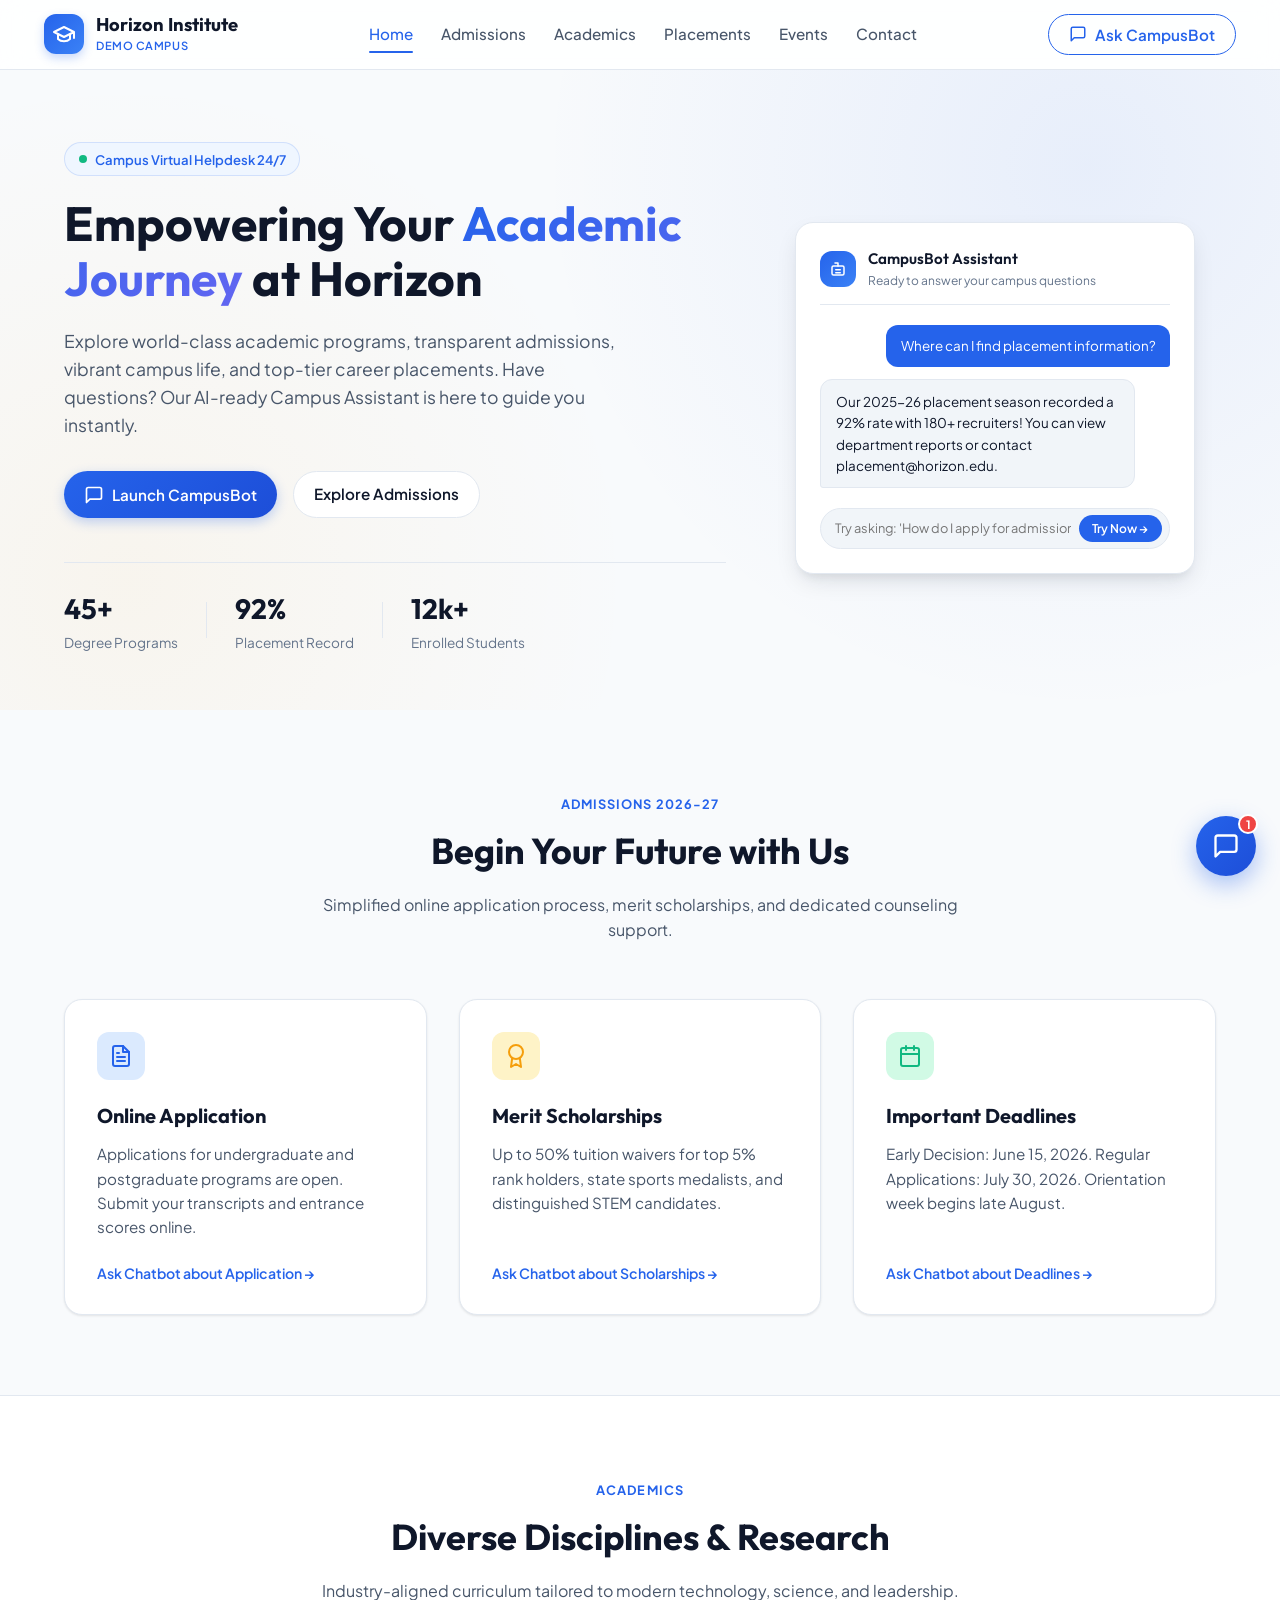
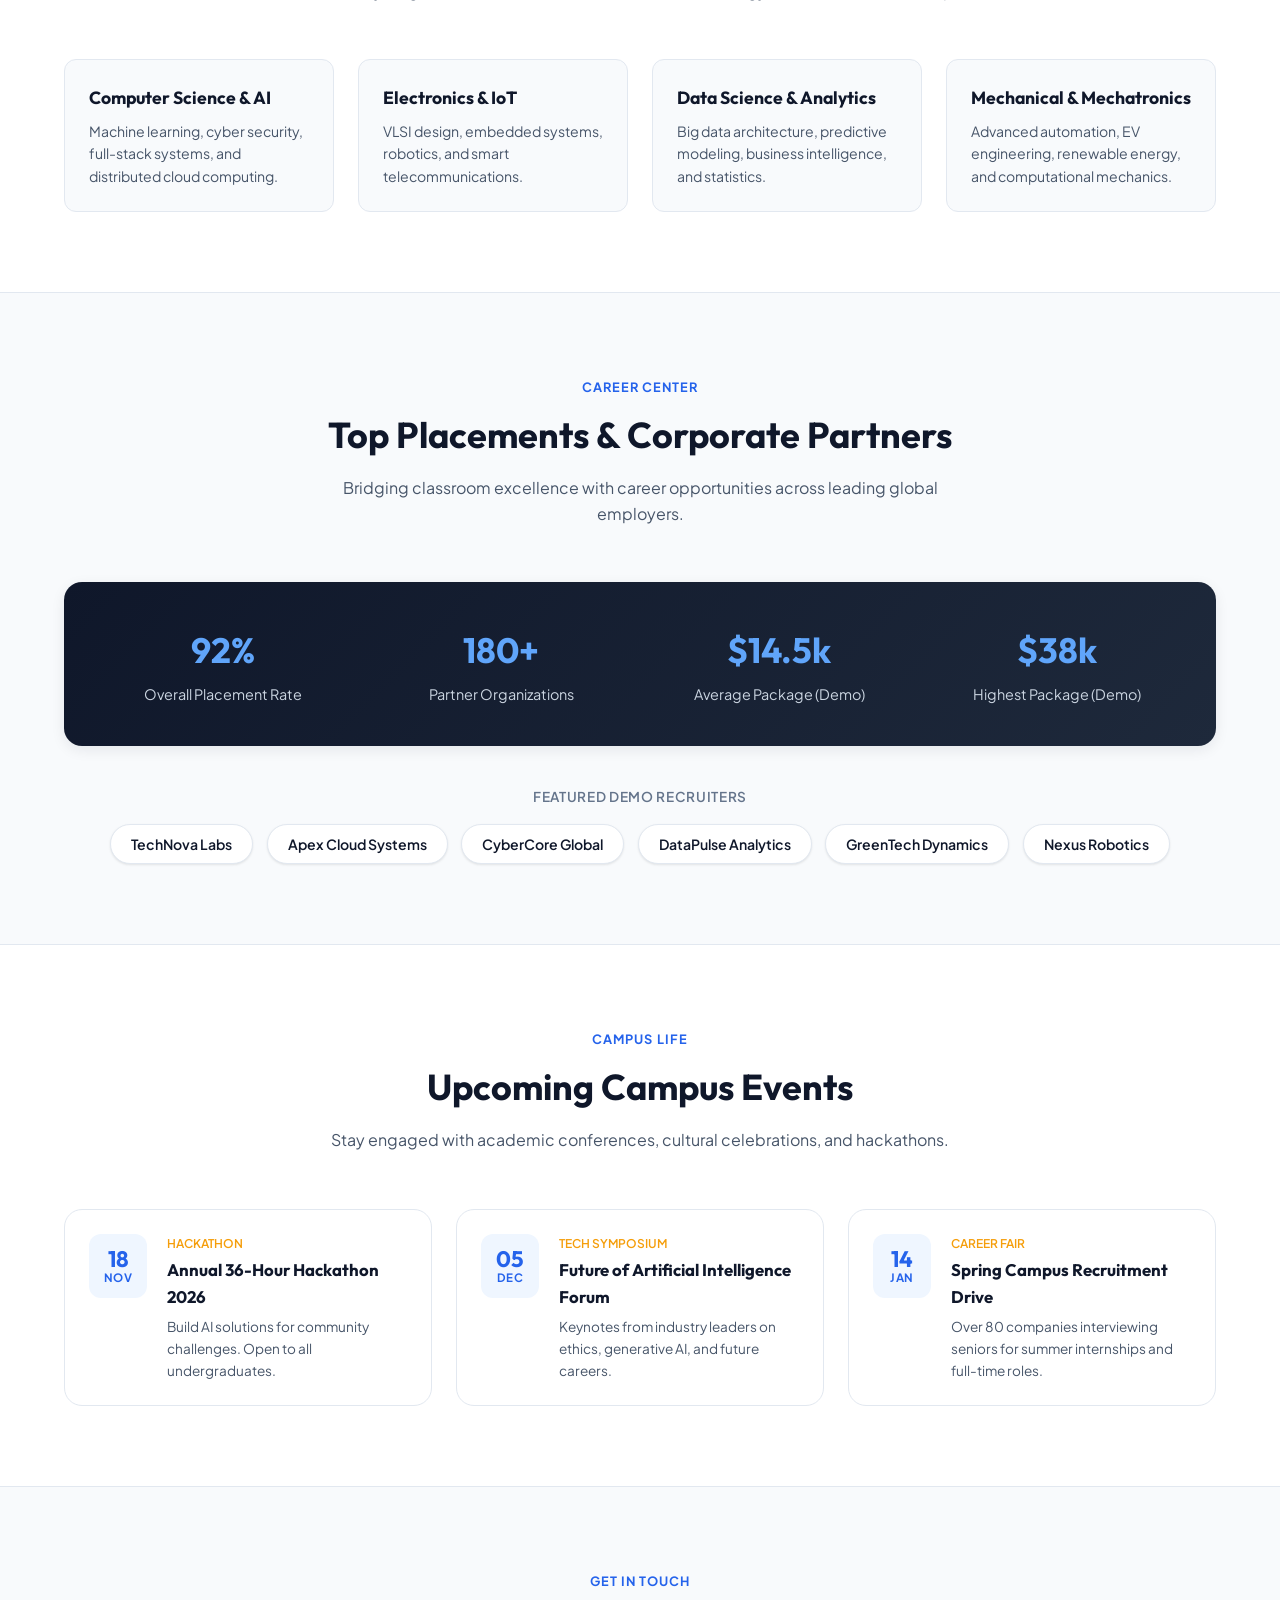
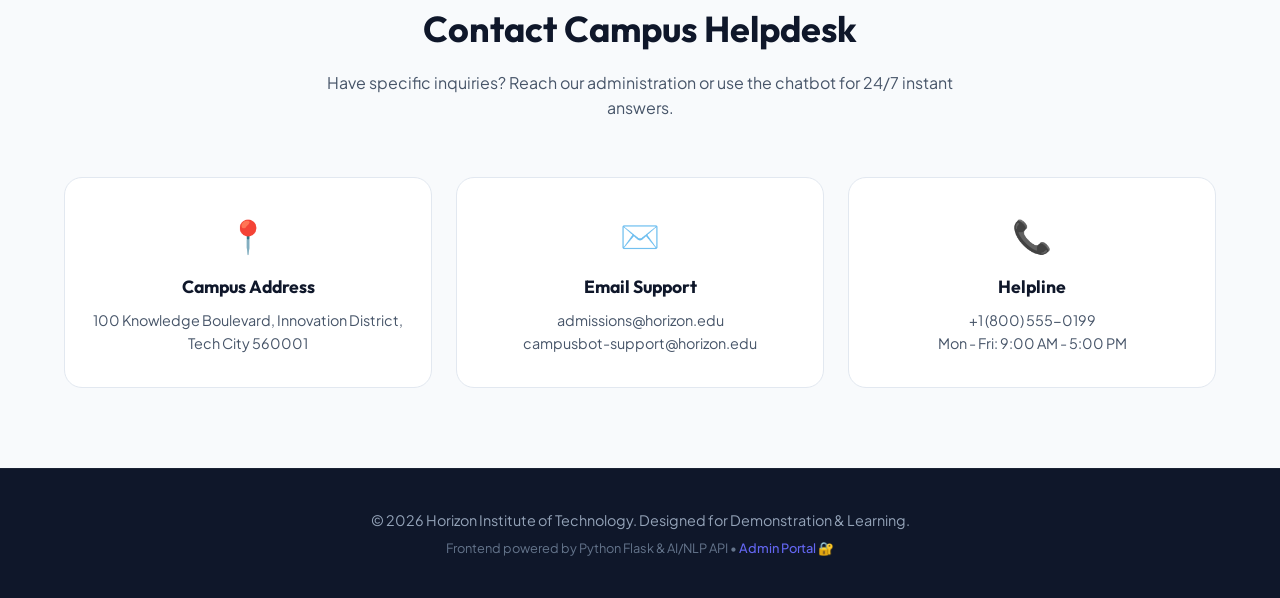
<file: index.html>
<!DOCTYPE html>
<html lang="en">
<head>
  <meta charset="UTF-8">
  <meta name="viewport" content="width=device-width, initial-scale=1.0">
  <title>Horizon Institute of Technology | Campus Portal & Assistant</title>
  <meta name="description" content="Official demo portal for Horizon Institute of Technology featuring an AI-ready campus assistance chatbot.">
  
  <!-- Google Fonts for modern, premium typography -->
  <link rel="preconnect" href="https://fonts.googleapis.com">
  <link rel="preconnect" href="https://fonts.gstatic.com" crossorigin>
  <link href="https://fonts.googleapis.com/css2?family=Outfit:wght@400;500;600;700&family=Plus+Jakarta+Sans:wght@400;500;600&display=swap" rel="stylesheet">
  
  <!-- Main Stylesheet -->
  <link rel="stylesheet" href="style.css">
</head>
<body>

  <!-- ================================================================= -->
  <!-- 1. NAVIGATION BAR                                                 -->
  <!-- ================================================================= -->
  <header class="site-header" id="top">
    <div class="nav-container">
      <a href="#home" class="brand-logo" aria-label="Campus Portal Home">
        <div class="brand-icon">
          <svg viewBox="0 0 24 24" width="24" height="24" fill="none" stroke="currentColor" stroke-width="2" stroke-linecap="round" stroke-linejoin="round">
            <path d="M22 10v6M2 10l10-5 10 5-10 5z"/>
            <path d="M6 12v5c3 3 9 3 12 0v-5"/>
          </svg>
        </div>
        <div class="brand-text">
          <span class="brand-name">Horizon Institute</span>
          <span class="brand-badge">Demo Campus</span>
        </div>
      </a>

      <!-- Desktop Navigation Links -->
      <nav class="nav-links" id="nav-links">
        <a href="#home" class="nav-link active">Home</a>
        <a href="#admissions" class="nav-link">Admissions</a>
        <a href="#academics" class="nav-link">Academics</a>
        <a href="#placements" class="nav-link">Placements</a>
        <a href="#events" class="nav-link">Events</a>
        <a href="#contact" class="nav-link">Contact</a>
      </nav>

      <!-- Quick Action: Chat Launcher in Header -->
      <div class="nav-actions">
        <button id="header-chat-btn" class="btn btn-outline" aria-label="Open Chatbot">
          <svg viewBox="0 0 24 24" width="18" height="18" fill="none" stroke="currentColor" stroke-width="2" stroke-linecap="round" stroke-linejoin="round">
            <path d="M21 15a2 2 0 0 1-2 2H7l-4 4V5a2 2 0 0 1 2-2h14a2 2 0 0 1 2 2z"/>
          </svg>
          <span>Ask CampusBot</span>
        </button>

        <!-- Mobile Menu Toggle Button -->
        <button id="mobile-menu-toggle" class="mobile-toggle" aria-label="Toggle navigation menu" aria-expanded="false">
          <span class="bar"></span>
          <span class="bar"></span>
          <span class="bar"></span>
        </button>
      </div>
    </div>
  </header>

  <main>
    <!-- ================================================================= -->
    <!-- 2. HERO / WELCOME SECTION                                         -->
    <!-- ================================================================= -->
    <section class="hero-section" id="home">
      <div class="container hero-grid">
        <div class="hero-content">
          <div class="pill-tag">
            <span class="pulse-dot"></span>
            Campus Virtual Helpdesk 24/7
          </div>
          <h1 class="hero-title">
            Empowering Your <span class="gradient-text">Academic Journey</span> at Horizon
          </h1>
          <p class="hero-description">
            Explore world-class academic programs, transparent admissions, vibrant campus life, and top-tier career placements. Have questions? Our AI-ready Campus Assistant is here to guide you instantly.
          </p>

          <div class="hero-buttons">
            <button id="hero-chat-trigger" class="btn btn-primary">
              <svg viewBox="0 0 24 24" width="20" height="20" fill="none" stroke="currentColor" stroke-width="2" stroke-linecap="round" stroke-linejoin="round">
                <path d="M21 15a2 2 0 0 1-2 2H7l-4 4V5a2 2 0 0 1 2-2h14a2 2 0 0 1 2 2z"/>
              </svg>
              <span>Launch CampusBot</span>
            </button>
            <a href="#admissions" class="btn btn-secondary">Explore Admissions</a>
          </div>

          <!-- Quick Stats Banner -->
          <div class="hero-stats">
            <div class="stat-item">
              <span class="stat-number">45+</span>
              <span class="stat-label">Degree Programs</span>
            </div>
            <div class="stat-divider"></div>
            <div class="stat-item">
              <span class="stat-number">92%</span>
              <span class="stat-label">Placement Record</span>
            </div>
            <div class="stat-divider"></div>
            <div class="stat-item">
              <span class="stat-number">12k+</span>
              <span class="stat-label">Enrolled Students</span>
            </div>
          </div>
        </div>

        <!-- Assistant Feature Preview Card -->
        <div class="hero-preview">
          <div class="preview-card">
            <div class="preview-header">
              <div class="bot-avatar-sm">
                <svg viewBox="0 0 24 24" width="18" height="18" fill="none" stroke="currentColor" stroke-width="2" stroke-linecap="round" stroke-linejoin="round">
                  <path d="M12 8V4H8"/>
                  <rect x="4" y="8" width="16" height="12" rx="2"/>
                  <path d="M9 13h6"/>
                  <path d="M9 17h6"/>
                </svg>
              </div>
              <div>
                <p class="preview-title">CampusBot Assistant</p>
                <p class="preview-subtitle">Ready to answer your campus questions</p>
              </div>
            </div>

            <div class="preview-sample-messages">
              <div class="sample-msg user">
                <span>Where can I find placement information?</span>
              </div>
              <div class="sample-msg bot">
                <span>Our 2025-26 placement season recorded a 92% rate with 180+ recruiters! You can view department reports or contact placement@horizon.edu.</span>
              </div>
            </div>

            <div class="preview-prompt-bar">
              <input type="text" placeholder="Try asking: 'How do I apply for admission?'" readonly>
              <button class="preview-send-btn" id="preview-open-chat" title="Click to open chatbot">
                Try Now &rarr;
              </button>
            </div>
          </div>
        </div>
      </div>
    </section>

    <!-- ================================================================= -->
    <!-- 3. ADMISSIONS SECTION                                             -->
    <!-- ================================================================= -->
    <section class="section" id="admissions">
      <div class="container">
        <div class="section-header">
          <span class="section-tag">Admissions 2026-27</span>
          <h2 class="section-title">Begin Your Future with Us</h2>
          <p class="section-subtitle">Simplified online application process, merit scholarships, and dedicated counseling support.</p>
        </div>

        <div class="cards-grid">
          <div class="info-card">
            <div class="card-icon blue">
              <svg viewBox="0 0 24 24" width="24" height="24" fill="none" stroke="currentColor" stroke-width="2" stroke-linecap="round" stroke-linejoin="round">
                <path d="M14 2H6a2 2 0 0 0-2 2v16a2 2 0 0 0 2 2h12a2 2 0 0 0 2-2V8z"/>
                <polyline points="14 2 14 8 20 8"/>
                <line x1="16" y1="13" x2="8" y2="13"/>
                <line x1="16" y1="17" x2="8" y2="17"/>
                <polyline points="10 9 9 9 8 9"/>
              </svg>
            </div>
            <h3>Online Application</h3>
            <p>Applications for undergraduate and postgraduate programs are open. Submit your transcripts and entrance scores online.</p>
            <button class="card-link" onclick="handleQuickQuestion('How can I apply for admission?')">Ask Chatbot about Application &rarr;</button>
          </div>

          <div class="info-card">
            <div class="card-icon amber">
              <svg viewBox="0 0 24 24" width="24" height="24" fill="none" stroke="currentColor" stroke-width="2" stroke-linecap="round" stroke-linejoin="round">
                <circle cx="12" cy="8" r="7"/>
                <polyline points="8.21 13.89 7 23 12 20 17 23 15.79 13.88"/>
              </svg>
            </div>
            <h3>Merit Scholarships</h3>
            <p>Up to 50% tuition waivers for top 5% rank holders, state sports medalists, and distinguished STEM candidates.</p>
            <button class="card-link" onclick="handleQuickQuestion('What scholarships are available?')">Ask Chatbot about Scholarships &rarr;</button>
          </div>

          <div class="info-card">
            <div class="card-icon emerald">
              <svg viewBox="0 0 24 24" width="24" height="24" fill="none" stroke="currentColor" stroke-width="2" stroke-linecap="round" stroke-linejoin="round">
                <rect x="3" y="4" width="18" height="18" rx="2" ry="2"/>
                <line x1="16" y1="2" x2="16" y2="6"/>
                <line x1="8" y1="2" x2="8" y2="6"/>
                <line x1="3" y1="10" x2="21" y2="10"/>
              </svg>
            </div>
            <h3>Important Deadlines</h3>
            <p>Early Decision: June 15, 2026. Regular Applications: July 30, 2026. Orientation week begins late August.</p>
            <button class="card-link" onclick="handleQuickQuestion('What are the admission deadlines?')">Ask Chatbot about Deadlines &rarr;</button>
          </div>
        </div>
      </div>
    </section>

    <!-- ================================================================= -->
    <!-- 4. ACADEMICS SECTION                                              -->
    <!-- ================================================================= -->
    <section class="section section-alt" id="academics">
      <div class="container">
        <div class="section-header">
          <span class="section-tag">Academics</span>
          <h2 class="section-title">Diverse Disciplines & Research</h2>
          <p class="section-subtitle">Industry-aligned curriculum tailored to modern technology, science, and leadership.</p>
        </div>

        <div class="programs-grid">
          <div class="program-badge-card">
            <h4>Computer Science & AI</h4>
            <p>Machine learning, cyber security, full-stack systems, and distributed cloud computing.</p>
          </div>
          <div class="program-badge-card">
            <h4>Electronics & IoT</h4>
            <p>VLSI design, embedded systems, robotics, and smart telecommunications.</p>
          </div>
          <div class="program-badge-card">
            <h4>Data Science & Analytics</h4>
            <p>Big data architecture, predictive modeling, business intelligence, and statistics.</p>
          </div>
          <div class="program-badge-card">
            <h4>Mechanical & Mechatronics</h4>
            <p>Advanced automation, EV engineering, renewable energy, and computational mechanics.</p>
          </div>
        </div>
      </div>
    </section>

    <!-- ================================================================= -->
    <!-- 5. PLACEMENTS SECTION                                             -->
    <!-- ================================================================= -->
    <section class="section" id="placements">
      <div class="container">
        <div class="section-header">
          <span class="section-tag">Career Center</span>
          <h2 class="section-title">Top Placements & Corporate Partners</h2>
          <p class="section-subtitle">Bridging classroom excellence with career opportunities across leading global employers.</p>
        </div>

        <div class="placement-banner">
          <div class="placement-stat">
            <h3>92%</h3>
            <p>Overall Placement Rate</p>
          </div>
          <div class="placement-stat">
            <h3>180+</h3>
            <p>Partner Organizations</p>
          </div>
          <div class="placement-stat">
            <h3>$14.5k</h3>
            <p>Average Package (Demo)</p>
          </div>
          <div class="placement-stat">
            <h3>$38k</h3>
            <p>Highest Package (Demo)</p>
          </div>
        </div>

        <div class="recruiters-wrapper">
          <p class="recruiters-label">Featured Demo Recruiters</p>
          <div class="recruiters-list">
            <span class="recruiter-tag">TechNova Labs</span>
            <span class="recruiter-tag">Apex Cloud Systems</span>
            <span class="recruiter-tag">CyberCore Global</span>
            <span class="recruiter-tag">DataPulse Analytics</span>
            <span class="recruiter-tag">GreenTech Dynamics</span>
            <span class="recruiter-tag">Nexus Robotics</span>
          </div>
        </div>
      </div>
    </section>

    <!-- ================================================================= -->
    <!-- 6. EVENTS & CAMPUS LIFE SECTION                                   -->
    <!-- ================================================================= -->
    <section class="section section-alt" id="events">
      <div class="container">
        <div class="section-header">
          <span class="section-tag">Campus Life</span>
          <h2 class="section-title">Upcoming Campus Events</h2>
          <p class="section-subtitle">Stay engaged with academic conferences, cultural celebrations, and hackathons.</p>
        </div>

        <div class="events-grid">
          <article class="event-card">
            <div class="event-date">
              <span class="event-day">18</span>
              <span class="event-month">NOV</span>
            </div>
            <div class="event-details">
              <span class="event-type">Hackathon</span>
              <h3>Annual 36-Hour Hackathon 2026</h3>
              <p>Build AI solutions for community challenges. Open to all undergraduates.</p>
            </div>
          </article>

          <article class="event-card">
            <div class="event-date">
              <span class="event-day">05</span>
              <span class="event-month">DEC</span>
            </div>
            <div class="event-details">
              <span class="event-type">Tech Symposium</span>
              <h3>Future of Artificial Intelligence Forum</h3>
              <p>Keynotes from industry leaders on ethics, generative AI, and future careers.</p>
            </div>
          </article>

          <article class="event-card">
            <div class="event-date">
              <span class="event-day">14</span>
              <span class="event-month">JAN</span>
            </div>
            <div class="event-details">
              <span class="event-type">Career Fair</span>
              <h3>Spring Campus Recruitment Drive</h3>
              <p>Over 80 companies interviewing seniors for summer internships and full-time roles.</p>
            </div>
          </article>
        </div>
      </div>
    </section>

    <!-- ================================================================= -->
    <!-- 7. CONTACT SECTION                                                -->
    <!-- ================================================================= -->
    <section class="section" id="contact">
      <div class="container">
        <div class="section-header">
          <span class="section-tag">Get In Touch</span>
          <h2 class="section-title">Contact Campus Helpdesk</h2>
          <p class="section-subtitle">Have specific inquiries? Reach our administration or use the chatbot for 24/7 instant answers.</p>
        </div>

        <div class="contact-grid">
          <div class="contact-card">
            <div class="contact-icon">📍</div>
            <h4>Campus Address</h4>
            <p>100 Knowledge Boulevard, Innovation District, Tech City 560001</p>
          </div>
          <div class="contact-card">
            <div class="contact-icon">✉️</div>
            <h4>Email Support</h4>
            <p>admissions@horizon.edu<br>campusbot-support@horizon.edu</p>
          </div>
          <div class="contact-card">
            <div class="contact-icon">📞</div>
            <h4>Helpline</h4>
            <p>+1 (800) 555-0199<br>Mon - Fri: 9:00 AM - 5:00 PM</p>
          </div>
        </div>
      </div>
    </section>
  </main>

  <!-- ================================================================= -->
  <!-- 8. FOOTER                                                         -->
  <!-- ================================================================= -->
  <footer class="site-footer">
    <div class="container footer-content">
      <p>&copy; 2026 Horizon Institute of Technology. Designed for Demonstration & Learning.</p>
      <p class="footer-subtext">Frontend powered by Python Flask & AI/NLP API • <a href="/admin/login" style="color: var(--primary-accent, #6366f1); text-decoration: none; font-weight: 500;">Admin Portal 🔐</a></p>
    </div>
  </footer>

  <!-- ================================================================= -->
  <!-- 9. CAMPUS ASSISTANCE CHATBOT WIDGET                               -->
  <!-- ================================================================= -->
  
  <!-- Floating Launcher Button (Bottom Right) -->
  <button id="chatbot-launcher-btn" class="chatbot-launcher" aria-label="Open Campus Assistance Chatbot" title="Chat with CampusBot">
    <div class="launcher-icon open-icon">
      <svg viewBox="0 0 24 24" width="28" height="28" fill="none" stroke="currentColor" stroke-width="2" stroke-linecap="round" stroke-linejoin="round">
        <path d="M21 15a2 2 0 0 1-2 2H7l-4 4V5a2 2 0 0 1 2-2h14a2 2 0 0 1 2 2z"/>
      </svg>
    </div>
    <div class="launcher-icon close-icon">
      <svg viewBox="0 0 24 24" width="26" height="26" fill="none" stroke="currentColor" stroke-width="2" stroke-linecap="round" stroke-linejoin="round">
        <line x1="18" y1="6" x2="6" y2="18"/>
        <line x1="6" y1="6" x2="18" y2="18"/>
      </svg>
    </div>
    <span class="notification-badge" id="bot-notification-badge">1</span>
  </button>

  <!-- Chatbot Window Modal/Drawer -->
  <aside id="chatbot-window" class="chatbot-window" aria-hidden="true" role="dialog" aria-label="Campus Assistance Chatbot">
    
    <!-- Chat Header -->
    <div class="chat-header">
      <div class="chat-header-info">
        <div class="chat-avatar">
          <svg viewBox="0 0 24 24" width="20" height="20" fill="none" stroke="currentColor" stroke-width="2" stroke-linecap="round" stroke-linejoin="round">
            <path d="M12 8V4H8"/>
            <rect x="4" y="8" width="16" height="12" rx="2"/>
            <path d="M9 13h6"/>
            <path d="M9 17h6"/>
          </svg>
        </div>
        <div>
          <h3 class="chat-header-title">CampusBot</h3>
          <p class="chat-header-status">
            <span class="status-indicator online"></span>
            Online • Ready to assist
          </p>
        </div>
      </div>

      <div class="chat-header-actions">
        <!-- Clear Chat History Button -->
        <button id="chat-clear-btn" class="header-action-btn" title="Clear conversation" aria-label="Clear chat history">
          <svg viewBox="0 0 24 24" width="16" height="16" fill="none" stroke="currentColor" stroke-width="2" stroke-linecap="round" stroke-linejoin="round">
            <polyline points="3 6 5 6 21 6"/>
            <path d="M19 6v14a2 2 0 0 1-2 2H7a2 2 0 0 1-2-2V6m3 0V4a2 2 0 0 1 2-2h4a2 2 0 0 1 2 2v2"/>
          </svg>
        </button>
        <!-- Close Window Button -->
        <button id="chat-close-btn" class="header-action-btn" title="Close chat" aria-label="Close chat window">
          <svg viewBox="0 0 24 24" width="18" height="18" fill="none" stroke="currentColor" stroke-width="2" stroke-linecap="round" stroke-linejoin="round">
            <line x1="18" y1="6" x2="6" y2="18"/>
            <line x1="6" y1="6" x2="18" y2="18"/>
          </svg>
        </button>
      </div>
    </div>

    <!-- Suggested Quick Questions Bar -->
    <div class="chat-suggestions-wrapper">
      <p class="suggestions-label">Suggested Questions:</p>
      <div class="chat-suggestions" id="chat-suggestions">
        <button class="chip-btn" data-question="How can I apply for admission?">
          🎓 How can I apply for admission?
        </button>
        <button class="chip-btn" data-question="Where can I find placement information?">
          💼 Placement information?
        </button>
        <button class="chip-btn" data-question="What academic programs are offered?">
          📚 Academic programs?
        </button>
        <button class="chip-btn" data-question="What are the upcoming events?">
          📅 Upcoming events?
        </button>
        <button class="chip-btn" data-question="What are the hostel and library facilities?">
          🏫 Campus facilities?
        </button>
      </div>
    </div>

    <!-- Scrollable Messages Container -->
    <div class="chat-messages" id="chat-messages" role="log" aria-live="polite">
      <!-- Welcome message populated via script.js -->
    </div>

    <!-- Bot Typing Animation Container (hidden by default) -->
    <div class="typing-indicator-container hidden" id="typing-indicator" aria-label="CampusBot is typing">
      <div class="typing-bubble">
        <span class="dot"></span>
        <span class="dot"></span>
        <span class="dot"></span>
      </div>
      <span class="typing-text">CampusBot is typing...</span>
    </div>

    <!-- Input Form -->
    <form class="chat-input-form" id="chat-form">
      <input 
        type="text" 
        id="chat-input" 
        class="chat-input" 
        placeholder="Ask about admissions, courses, fees, placements..." 
        autocomplete="off" 
        required 
        aria-label="Your campus question"
      >
      <button type="submit" id="chat-send-btn" class="chat-send-btn" aria-label="Send message">
        <svg viewBox="0 0 24 24" width="18" height="18" fill="none" stroke="currentColor" stroke-width="2" stroke-linecap="round" stroke-linejoin="round">
          <line x1="22" y1="2" x2="11" y2="13"/>
          <polygon points="22 2 15 22 11 13 2 9 22 2"/>
        </svg>
      </button>
    </form>

    <!-- Footer Note for Backend Status -->
    <div class="chat-footer-note">
      <span class="backend-status-pill" id="backend-status-pill">Flask + MySQL (Connected)</span>
      <span>• Database: campus_assistance</span>
    </div>
  </aside>

  <!-- Main JavaScript File -->
  <script src="script.js"></script>
</body>
</html>
</file>
<file: style.css>
/* ==========================================================================
   HORIZON INSTITUTE - CAMPUS ASSISTANCE CHATBOT
   Modern, Responsive CSS with Modular Tokens
   ========================================================================== */

/* --------------------------------------------------------------------------
   1. CSS Custom Properties / Design Tokens
   -------------------------------------------------------------------------- */
:root {
  /* Color Palette */
  --primary: #2563eb;           /* Royal Blue */
  --primary-hover: #1d4ed8;     /* Darker Blue */
  --primary-light: #eff6ff;     /* Light tint for accents */
  --secondary: #0f172a;         /* Deep Slate / Dark Navy */
  --secondary-light: #1e293b;
  --accent-gold: #f59e0b;       /* Warm Campus Gold */
  --accent-emerald: #10b981;    /* Online indicator / success */
  
  /* Background & Surface Colors */
  --bg-page: #f8fafc;
  --bg-surface: #ffffff;
  --bg-surface-alt: #f1f5f9;
  --bg-glass: rgba(255, 255, 255, 0.85);

  /* Text Colors */
  --text-main: #0f172a;
  --text-secondary: #475569;
  --text-muted: #64748b;
  --text-inverse: #ffffff;

  /* Borders & Shadows */
  --border-light: #e2e8f0;
  --border-subtle: #cbd5e1;
  --shadow-sm: 0 1px 3px rgba(0, 0, 0, 0.06), 0 1px 2px rgba(0, 0, 0, 0.04);
  --shadow-md: 0 4px 14px rgba(15, 23, 42, 0.08);
  --shadow-lg: 0 10px 25px -5px rgba(15, 23, 42, 0.12), 0 8px 10px -6px rgba(15, 23, 42, 0.08);
  --shadow-chat: 0 20px 40px -10px rgba(15, 23, 42, 0.22);

  /* Radii & Transitions */
  --radius-sm: 8px;
  --radius-md: 12px;
  --radius-lg: 18px;
  --radius-full: 9999px;
  --transition-fast: 0.18s ease;
  --transition-normal: 0.28s cubic-bezier(0.16, 1, 0.3, 1);

  /* Typography */
  --font-heading: 'Outfit', -apple-system, BlinkMacSystemFont, 'Segoe UI', Roboto, sans-serif;
  --font-body: 'Plus Jakarta Sans', -apple-system, BlinkMacSystemFont, 'Segoe UI', Roboto, sans-serif;
}

/* --------------------------------------------------------------------------
   2. Reset & Global Styles
   -------------------------------------------------------------------------- */
* {
  margin: 0;
  padding: 0;
  box-sizing: border-box;
}

html {
  scroll-behavior: smooth;
}

body {
  font-family: var(--font-body);
  color: var(--text-main);
  background-color: var(--bg-page);
  line-height: 1.6;
  -webkit-font-smoothing: antialiased;
}

img, svg {
  vertical-align: middle;
}

button, input {
  font-family: inherit;
}

.container {
  width: 100%;
  max-width: 1200px;
  margin-left: auto;
  margin-right: auto;
  padding-left: 1.5rem;
  padding-right: 1.5rem;
}

/* --------------------------------------------------------------------------
   3. Header & Navigation
   -------------------------------------------------------------------------- */
.site-header {
  position: sticky;
  top: 0;
  z-index: 100;
  background: var(--bg-glass);
  backdrop-filter: blur(12px);
  -webkit-backdrop-filter: blur(12px);
  border-bottom: 1px solid var(--border-light);
  transition: var(--transition-normal);
}

.nav-container {
  display: flex;
  align-items: center;
  justify-content: space-between;
  max-width: 1240px;
  margin: 0 auto;
  padding: 0.85rem 1.5rem;
}

.brand-logo {
  display: flex;
  align-items: center;
  gap: 0.75rem;
  text-decoration: none;
  color: var(--secondary);
}

.brand-icon {
  display: flex;
  align-items: center;
  justify-content: center;
  width: 40px;
  height: 40px;
  border-radius: var(--radius-md);
  background: linear-gradient(135deg, var(--primary), #3b82f6);
  color: #fff;
  box-shadow: 0 4px 10px rgba(37, 99, 235, 0.25);
}

.brand-text {
  display: flex;
  flex-direction: column;
}

.brand-name {
  font-family: var(--font-heading);
  font-weight: 700;
  font-size: 1.15rem;
  line-height: 1.2;
}

.brand-badge {
  font-size: 0.7rem;
  font-weight: 600;
  text-transform: uppercase;
  letter-spacing: 0.05em;
  color: var(--primary);
}

.nav-links {
  display: flex;
  align-items: center;
  gap: 1.75rem;
}

.nav-link {
  text-decoration: none;
  font-size: 0.95rem;
  font-weight: 500;
  color: var(--text-secondary);
  position: relative;
  transition: color var(--transition-fast);
}

.nav-link:hover,
.nav-link.active {
  color: var(--primary);
}

.nav-link.active::after {
  content: '';
  position: absolute;
  bottom: -6px;
  left: 0;
  width: 100%;
  height: 2px;
  background-color: var(--primary);
  border-radius: var(--radius-full);
}

.nav-actions {
  display: flex;
  align-items: center;
  gap: 0.75rem;
}

/* Mobile Toggle Hamburger */
.mobile-toggle {
  display: none;
  background: transparent;
  border: none;
  cursor: pointer;
  padding: 0.5rem;
  flex-direction: column;
  gap: 5px;
}

.mobile-toggle .bar {
  width: 22px;
  height: 2px;
  background-color: var(--secondary);
  border-radius: var(--radius-full);
  transition: transform 0.2s ease, opacity 0.2s ease;
}

/* --------------------------------------------------------------------------
   4. Buttons & Badges
   -------------------------------------------------------------------------- */
.btn {
  display: inline-flex;
  align-items: center;
  justify-content: center;
  gap: 0.5rem;
  padding: 0.65rem 1.25rem;
  font-size: 0.95rem;
  font-weight: 600;
  border-radius: var(--radius-full);
  cursor: pointer;
  text-decoration: none;
  transition: all var(--transition-fast);
  border: none;
}

.btn-primary {
  background: linear-gradient(135deg, var(--primary), #1d4ed8);
  color: #ffffff;
  box-shadow: 0 4px 12px rgba(37, 99, 235, 0.28);
}

.btn-primary:hover {
  transform: translateY(-1px);
  box-shadow: 0 6px 18px rgba(37, 99, 235, 0.38);
}

.btn-secondary {
  background: var(--bg-surface);
  color: var(--secondary);
  border: 1px solid var(--border-light);
}

.btn-secondary:hover {
  background: var(--bg-surface-alt);
  border-color: var(--border-subtle);
}

.btn-outline {
  background: transparent;
  color: var(--primary);
  border: 1.5px solid var(--primary);
}

.btn-outline:hover {
  background: var(--primary-light);
}

.pill-tag {
  display: inline-flex;
  align-items: center;
  gap: 0.5rem;
  padding: 0.35rem 0.85rem;
  font-size: 0.82rem;
  font-weight: 600;
  border-radius: var(--radius-full);
  background-color: var(--primary-light);
  color: var(--primary);
  margin-bottom: 1.25rem;
  border: 1px solid rgba(37, 99, 235, 0.15);
}

.pulse-dot {
  width: 8px;
  height: 8px;
  border-radius: 50%;
  background-color: var(--accent-emerald);
  box-shadow: 0 0 0 0 rgba(16, 185, 129, 0.7);
  animation: pulse-ring 1.8s infinite cubic-bezier(0.66, 0, 0, 1);
}

@keyframes pulse-ring {
  0% { box-shadow: 0 0 0 0 rgba(16, 185, 129, 0.7); }
  70% { box-shadow: 0 0 0 8px rgba(16, 185, 129, 0); }
  100% { box-shadow: 0 0 0 0 rgba(16, 185, 129, 0); }
}

.gradient-text {
  background: linear-gradient(135deg, var(--primary) 0%, #6366f1 100%);
  -webkit-background-clip: text;
  -webkit-text-fill-color: transparent;
}

/* --------------------------------------------------------------------------
   5. Hero Section
   -------------------------------------------------------------------------- */
.hero-section {
  padding: 4.5rem 0 3.5rem;
  background: radial-gradient(circle at 85% 15%, rgba(37, 99, 235, 0.08), transparent 45%),
              radial-gradient(circle at 10% 80%, rgba(245, 158, 11, 0.06), transparent 40%);
}

.hero-grid {
  display: grid;
  grid-template-columns: 1.2fr 0.8fr;
  align-items: center;
  gap: 3rem;
}

.hero-title {
  font-family: var(--font-heading);
  font-size: 3rem;
  line-height: 1.15;
  font-weight: 700;
  color: var(--secondary);
  margin-bottom: 1.25rem;
}

.hero-description {
  font-size: 1.1rem;
  color: var(--text-secondary);
  max-width: 560px;
  margin-bottom: 2rem;
}

.hero-buttons {
  display: flex;
  flex-wrap: wrap;
  gap: 1rem;
  margin-bottom: 2.75rem;
}

.hero-stats {
  display: flex;
  align-items: center;
  gap: 1.75rem;
  padding-top: 1.5rem;
  border-top: 1px solid var(--border-light);
}

.stat-item {
  display: flex;
  flex-direction: column;
}

.stat-number {
  font-family: var(--font-heading);
  font-size: 1.75rem;
  font-weight: 700;
  color: var(--secondary);
}

.stat-label {
  font-size: 0.85rem;
  color: var(--text-muted);
}

.stat-divider {
  width: 1px;
  height: 36px;
  background-color: var(--border-light);
}

/* Hero Assistant Preview Card */
.hero-preview {
  display: flex;
  justify-content: center;
}

.preview-card {
  width: 100%;
  max-width: 400px;
  background: var(--bg-surface);
  border-radius: var(--radius-lg);
  border: 1px solid var(--border-light);
  box-shadow: var(--shadow-lg);
  padding: 1.5rem;
  display: flex;
  flex-direction: column;
  gap: 1.25rem;
}

.preview-header {
  display: flex;
  align-items: center;
  gap: 0.75rem;
  border-bottom: 1px solid var(--border-light);
  padding-bottom: 0.85rem;
}

.bot-avatar-sm {
  width: 36px;
  height: 36px;
  border-radius: var(--radius-md);
  background: linear-gradient(135deg, var(--primary), #3b82f6);
  color: #fff;
  display: flex;
  align-items: center;
  justify-content: center;
}

.preview-title {
  font-family: var(--font-heading);
  font-weight: 600;
  font-size: 0.95rem;
  color: var(--secondary);
}

.preview-subtitle {
  font-size: 0.75rem;
  color: var(--text-muted);
}

.preview-sample-messages {
  display: flex;
  flex-direction: column;
  gap: 0.75rem;
}

.sample-msg {
  padding: 0.65rem 0.9rem;
  font-size: 0.84rem;
  border-radius: var(--radius-md);
  max-width: 90%;
}

.sample-msg.user {
  align-self: flex-end;
  background-color: var(--primary);
  color: #fff;
  border-bottom-right-radius: 3px;
}

.sample-msg.bot {
  align-self: flex-start;
  background-color: var(--bg-surface-alt);
  color: var(--text-main);
  border-bottom-left-radius: 3px;
  border: 1px solid var(--border-light);
}

.preview-prompt-bar {
  display: flex;
  align-items: center;
  background: var(--bg-surface-alt);
  border: 1px solid var(--border-light);
  border-radius: var(--radius-full);
  padding: 0.35rem 0.45rem 0.35rem 0.85rem;
  gap: 0.5rem;
}

.preview-prompt-bar input {
  border: none;
  background: transparent;
  font-size: 0.8rem;
  color: var(--text-muted);
  width: 100%;
  outline: none;
  cursor: pointer;
}

.preview-send-btn {
  background: var(--primary);
  color: #fff;
  border: none;
  border-radius: var(--radius-full);
  font-size: 0.75rem;
  font-weight: 600;
  padding: 0.4rem 0.85rem;
  cursor: pointer;
  white-space: nowrap;
  transition: background-color var(--transition-fast);
}

.preview-send-btn:hover {
  background: var(--primary-hover);
}

/* --------------------------------------------------------------------------
   6. Sections & Grid Layouts
   -------------------------------------------------------------------------- */
.section {
  padding: 5rem 0;
}

.section-alt {
  background-color: #ffffff;
  border-top: 1px solid var(--border-light);
  border-bottom: 1px solid var(--border-light);
}

.section-header {
  text-align: center;
  max-width: 650px;
  margin: 0 auto 3.5rem;
}

.section-tag {
  display: inline-block;
  font-size: 0.8rem;
  font-weight: 700;
  text-transform: uppercase;
  letter-spacing: 0.08em;
  color: var(--primary);
  margin-bottom: 0.5rem;
}

.section-title {
  font-family: var(--font-heading);
  font-size: 2.25rem;
  font-weight: 700;
  color: var(--secondary);
  margin-bottom: 0.75rem;
}

.section-subtitle {
  font-size: 1rem;
  color: var(--text-secondary);
}

/* Cards Grid */
.cards-grid {
  display: grid;
  grid-template-columns: repeat(auto-fit, minmax(300px, 1fr));
  gap: 2rem;
}

.info-card {
  background: var(--bg-surface);
  border: 1px solid var(--border-light);
  border-radius: var(--radius-lg);
  padding: 2rem;
  box-shadow: var(--shadow-sm);
  display: flex;
  flex-direction: column;
  transition: transform var(--transition-fast), box-shadow var(--transition-fast);
}

.info-card:hover {
  transform: translateY(-4px);
  box-shadow: var(--shadow-md);
  border-color: var(--border-subtle);
}

.card-icon {
  width: 48px;
  height: 48px;
  border-radius: var(--radius-md);
  display: flex;
  align-items: center;
  justify-content: center;
  margin-bottom: 1.25rem;
}

.card-icon.blue { background-color: #dbeafe; color: var(--primary); }
.card-icon.amber { background-color: #fef3c7; color: var(--accent-gold); }
.card-icon.emerald { background-color: #d1fae5; color: var(--accent-emerald); }

.info-card h3 {
  font-family: var(--font-heading);
  font-size: 1.25rem;
  margin-bottom: 0.65rem;
  color: var(--secondary);
}

.info-card p {
  font-size: 0.95rem;
  color: var(--text-secondary);
  margin-bottom: 1.5rem;
  flex-grow: 1;
}

.card-link {
  background: none;
  border: none;
  color: var(--primary);
  font-weight: 600;
  font-size: 0.88rem;
  cursor: pointer;
  text-align: left;
  padding: 0;
  display: inline-flex;
  align-items: center;
  transition: color var(--transition-fast);
}

.card-link:hover {
  color: var(--primary-hover);
  text-decoration: underline;
}

/* Academics Programs */
.programs-grid {
  display: grid;
  grid-template-columns: repeat(auto-fit, minmax(260px, 1fr));
  gap: 1.5rem;
}

.program-badge-card {
  background: var(--bg-page);
  border: 1px solid var(--border-light);
  border-radius: var(--radius-md);
  padding: 1.5rem;
  transition: all var(--transition-fast);
}

.program-badge-card:hover {
  background: #ffffff;
  border-color: var(--primary);
  box-shadow: var(--shadow-sm);
}

.program-badge-card h4 {
  font-family: var(--font-heading);
  font-size: 1.1rem;
  color: var(--secondary);
  margin-bottom: 0.45rem;
}

.program-badge-card p {
  font-size: 0.88rem;
  color: var(--text-secondary);
}

/* Placements Banner & Recruiters */
.placement-banner {
  display: grid;
  grid-template-columns: repeat(auto-fit, minmax(180px, 1fr));
  gap: 1.5rem;
  background: linear-gradient(135deg, var(--secondary), #1e293b);
  color: #fff;
  border-radius: var(--radius-lg);
  padding: 2.5rem 2rem;
  text-align: center;
  margin-bottom: 2.5rem;
  box-shadow: var(--shadow-md);
}

.placement-stat h3 {
  font-family: var(--font-heading);
  font-size: 2.2rem;
  font-weight: 700;
  color: #60a5fa;
  margin-bottom: 0.25rem;
}

.placement-stat p {
  font-size: 0.9rem;
  color: #cbd5e1;
}

.recruiters-wrapper {
  text-align: center;
}

.recruiters-label {
  font-size: 0.85rem;
  text-transform: uppercase;
  letter-spacing: 0.05em;
  font-weight: 600;
  color: var(--text-muted);
  margin-bottom: 1rem;
}

.recruiters-list {
  display: flex;
  flex-wrap: wrap;
  justify-content: center;
  gap: 0.85rem;
}

.recruiter-tag {
  background: var(--bg-surface);
  border: 1px solid var(--border-light);
  border-radius: var(--radius-full);
  padding: 0.5rem 1.25rem;
  font-size: 0.88rem;
  font-weight: 600;
  color: var(--secondary);
  box-shadow: var(--shadow-sm);
}

/* Events Section */
.events-grid {
  display: grid;
  grid-template-columns: repeat(auto-fit, minmax(320px, 1fr));
  gap: 1.5rem;
}

.event-card {
  display: flex;
  align-items: flex-start;
  gap: 1.25rem;
  background: var(--bg-surface);
  border: 1px solid var(--border-light);
  border-radius: var(--radius-lg);
  padding: 1.5rem;
  transition: transform var(--transition-fast);
}

.event-card:hover {
  transform: translateY(-2px);
  border-color: var(--border-subtle);
}

.event-date {
  display: flex;
  flex-direction: column;
  align-items: center;
  justify-content: center;
  min-width: 58px;
  height: 64px;
  background-color: var(--primary-light);
  color: var(--primary);
  border-radius: var(--radius-md);
  font-weight: 700;
  line-height: 1.1;
}

.event-day {
  font-size: 1.4rem;
  font-family: var(--font-heading);
}

.event-month {
  font-size: 0.72rem;
  text-transform: uppercase;
  letter-spacing: 0.05em;
}

.event-details {
  display: flex;
  flex-direction: column;
}

.event-type {
  font-size: 0.75rem;
  font-weight: 600;
  text-transform: uppercase;
  color: var(--accent-gold);
  margin-bottom: 0.25rem;
}

.event-details h3 {
  font-family: var(--font-heading);
  font-size: 1.05rem;
  color: var(--secondary);
  margin-bottom: 0.35rem;
}

.event-details p {
  font-size: 0.85rem;
  color: var(--text-secondary);
}

/* Contact Cards */
.contact-grid {
  display: grid;
  grid-template-columns: repeat(auto-fit, minmax(280px, 1fr));
  gap: 1.5rem;
}

.contact-card {
  background: var(--bg-surface);
  border: 1px solid var(--border-light);
  border-radius: var(--radius-lg);
  padding: 2rem 1.5rem;
  text-align: center;
}

.contact-icon {
  font-size: 2rem;
  margin-bottom: 0.75rem;
}

.contact-card h4 {
  font-family: var(--font-heading);
  font-size: 1.1rem;
  color: var(--secondary);
  margin-bottom: 0.5rem;
}

.contact-card p {
  font-size: 0.9rem;
  color: var(--text-secondary);
}

/* --------------------------------------------------------------------------
   7. Footer
   -------------------------------------------------------------------------- */
.site-footer {
  background: var(--secondary);
  color: #94a3b8;
  padding: 2.5rem 0;
  text-align: center;
  font-size: 0.9rem;
  border-top: 1px solid rgba(255, 255, 255, 0.05);
}

.footer-subtext {
  font-size: 0.8rem;
  color: #64748b;
  margin-top: 0.35rem;
}

/* --------------------------------------------------------------------------
   8. CAMPUS ASSISTANCE CHATBOT WIDGET
   -------------------------------------------------------------------------- */

/* Floating Launcher Button */
.chatbot-launcher {
  position: fixed;
  bottom: 24px;
  right: 24px;
  width: 60px;
  height: 60px;
  border-radius: 50%;
  background: linear-gradient(135deg, var(--primary), #1d4ed8);
  color: #ffffff;
  border: none;
  cursor: pointer;
  box-shadow: 0 8px 24px rgba(37, 99, 235, 0.4);
  display: flex;
  align-items: center;
  justify-content: center;
  z-index: 1000;
  transition: transform var(--transition-fast), box-shadow var(--transition-fast);
}

.chatbot-launcher:hover {
  transform: scale(1.08);
  box-shadow: 0 12px 28px rgba(37, 99, 235, 0.5);
}

.chatbot-launcher .launcher-icon {
  position: absolute;
  transition: transform var(--transition-fast), opacity var(--transition-fast);
}

.chatbot-launcher .open-icon {
  opacity: 1;
  transform: rotate(0deg);
}

.chatbot-launcher .close-icon {
  opacity: 0;
  transform: rotate(-90deg);
}

.chatbot-launcher.active .open-icon {
  opacity: 0;
  transform: rotate(90deg);
}

.chatbot-launcher.active .close-icon {
  opacity: 1;
  transform: rotate(0deg);
}

.notification-badge {
  position: absolute;
  top: -2px;
  right: -2px;
  background-color: #ef4444;
  color: #ffffff;
  font-size: 0.72rem;
  font-weight: 700;
  width: 20px;
  height: 20px;
  border-radius: 50%;
  display: flex;
  align-items: center;
  justify-content: center;
  border: 2px solid #ffffff;
  transition: opacity var(--transition-fast);
}

/* Chatbot Main Window */
.chatbot-window {
  position: fixed;
  bottom: 96px;
  right: 24px;
  width: 390px;
  height: 600px;
  max-height: calc(100vh - 120px);
  background: var(--bg-surface);
  border-radius: var(--radius-lg);
  border: 1px solid var(--border-light);
  box-shadow: var(--shadow-chat);
  display: flex;
  flex-direction: column;
  z-index: 999;
  overflow: hidden;
  opacity: 0;
  transform: translateY(20px) scale(0.96);
  pointer-events: none;
  transition: opacity var(--transition-normal), transform var(--transition-normal);
}

.chatbot-window.open {
  opacity: 1;
  transform: translateY(0) scale(1);
  pointer-events: auto;
}

/* Chat Header */
.chat-header {
  display: flex;
  align-items: center;
  justify-content: space-between;
  padding: 1rem 1.25rem;
  background: linear-gradient(135deg, var(--secondary), #1e293b);
  color: #ffffff;
}

.chat-header-info {
  display: flex;
  align-items: center;
  gap: 0.75rem;
}

.chat-avatar {
  width: 36px;
  height: 36px;
  background: linear-gradient(135deg, var(--primary), #3b82f6);
  border-radius: 50%;
  display: flex;
  align-items: center;
  justify-content: center;
  color: #fff;
}

.chat-header-title {
  font-family: var(--font-heading);
  font-size: 1rem;
  font-weight: 600;
  line-height: 1.2;
}

.chat-header-status {
  font-size: 0.74rem;
  color: #94a3b8;
  display: flex;
  align-items: center;
  gap: 0.4rem;
}

.status-indicator {
  width: 7px;
  height: 7px;
  border-radius: 50%;
  display: inline-block;
}

.status-indicator.online {
  background-color: var(--accent-emerald);
  box-shadow: 0 0 6px var(--accent-emerald);
}

.chat-header-actions {
  display: flex;
  align-items: center;
  gap: 0.25rem;
}

.header-action-btn {
  background: rgba(255, 255, 255, 0.1);
  border: none;
  color: #cbd5e1;
  width: 30px;
  height: 30px;
  border-radius: var(--radius-sm);
  display: flex;
  align-items: center;
  justify-content: center;
  cursor: pointer;
  transition: all var(--transition-fast);
}

.header-action-btn:hover {
  background: rgba(255, 255, 255, 0.2);
  color: #ffffff;
}

/* Suggested Questions Bar */
.chat-suggestions-wrapper {
  background: var(--bg-surface-alt);
  padding: 0.65rem 0.85rem;
  border-bottom: 1px solid var(--border-light);
}

.suggestions-label {
  font-size: 0.72rem;
  font-weight: 600;
  text-transform: uppercase;
  letter-spacing: 0.04em;
  color: var(--text-muted);
  margin-bottom: 0.4rem;
}

.chat-suggestions {
  display: flex;
  gap: 0.5rem;
  overflow-x: auto;
  padding-bottom: 0.25rem;
  scrollbar-width: thin;
}

.chat-suggestions::-webkit-scrollbar {
  height: 4px;
}

.chat-suggestions::-webkit-scrollbar-thumb {
  background: #cbd5e1;
  border-radius: var(--radius-full);
}

.chip-btn {
  background: #ffffff;
  border: 1px solid var(--border-light);
  border-radius: var(--radius-full);
  padding: 0.35rem 0.75rem;
  font-size: 0.75rem;
  font-weight: 500;
  color: var(--text-secondary);
  white-space: nowrap;
  cursor: pointer;
  transition: all var(--transition-fast);
}

.chip-btn:hover {
  background: var(--primary-light);
  border-color: var(--primary);
  color: var(--primary);
}

/* Messages Scrollable Container */
.chat-messages {
  flex: 1;
  padding: 1rem;
  overflow-y: auto;
  display: flex;
  flex-direction: column;
  gap: 0.85rem;
  background-color: var(--bg-page);
  scroll-behavior: smooth;
}

.chat-messages::-webkit-scrollbar {
  width: 6px;
}

.chat-messages::-webkit-scrollbar-thumb {
  background: #cbd5e1;
  border-radius: var(--radius-full);
}

/* Message Bubbles */
.message-row {
  display: flex;
  flex-direction: column;
  max-width: 84%;
  animation: message-pop 0.2s cubic-bezier(0.16, 1, 0.3, 1) forwards;
}

@keyframes message-pop {
  from {
    opacity: 0;
    transform: translateY(6px);
  }
  to {
    opacity: 1;
    transform: translateY(0);
  }
}

.message-row.user-row {
  align-self: flex-end;
  align-items: flex-end;
}

.message-row.bot-row {
  align-self: flex-start;
  align-items: flex-start;
}

.message-bubble {
  padding: 0.75rem 0.95rem;
  border-radius: var(--radius-md);
  font-size: 0.88rem;
  line-height: 1.45;
  word-break: break-word;
}

.user-row .message-bubble {
  background: linear-gradient(135deg, var(--primary), #1d4ed8);
  color: #ffffff;
  border-bottom-right-radius: 4px;
}

.bot-row .message-bubble {
  background: #ffffff;
  color: var(--text-main);
  border: 1px solid var(--border-light);
  border-bottom-left-radius: 4px;
  box-shadow: var(--shadow-sm);
}

.message-meta {
  font-size: 0.68rem;
  color: var(--text-muted);
  margin-top: 0.25rem;
  padding: 0 0.2rem;
}

/* Rich links / lists within bot bubbles */
.message-bubble ul {
  padding-left: 1.2rem;
  margin: 0.4rem 0;
}

.message-bubble li {
  margin-bottom: 0.25rem;
}

.message-bubble strong {
  color: var(--secondary);
}

/* Typing Indicator */
.typing-indicator-container {
  display: flex;
  align-items: center;
  gap: 0.6rem;
  padding: 0.5rem 1rem;
  background-color: var(--bg-page);
}

.typing-indicator-container.hidden {
  display: none;
}

.typing-bubble {
  display: inline-flex;
  align-items: center;
  gap: 4px;
  background: #ffffff;
  border: 1px solid var(--border-light);
  padding: 0.4rem 0.65rem;
  border-radius: var(--radius-full);
}

.typing-bubble .dot {
  width: 6px;
  height: 6px;
  background-color: var(--text-muted);
  border-radius: 50%;
  animation: typing 1.3s infinite ease-in-out;
}

.typing-bubble .dot:nth-child(2) {
  animation-delay: 0.2s;
}

.typing-bubble .dot:nth-child(3) {
  animation-delay: 0.4s;
}

@keyframes typing {
  0%, 60%, 100% { transform: translateY(0); opacity: 0.4; }
  30% { transform: translateY(-4px); opacity: 1; }
}

.typing-text {
  font-size: 0.75rem;
  color: var(--text-muted);
  font-style: italic;
}

/* Input Form Area */
.chat-input-form {
  display: flex;
  align-items: center;
  gap: 0.5rem;
  padding: 0.75rem 1rem;
  background: #ffffff;
  border-top: 1px solid var(--border-light);
}

.chat-input {
  flex: 1;
  padding: 0.65rem 0.95rem;
  border: 1px solid var(--border-light);
  border-radius: var(--radius-full);
  font-size: 0.88rem;
  background-color: var(--bg-page);
  color: var(--text-main);
  outline: none;
  transition: border-color var(--transition-fast), background-color var(--transition-fast);
}

.chat-input:focus {
  border-color: var(--primary);
  background-color: #ffffff;
}

.chat-send-btn {
  width: 38px;
  height: 38px;
  border-radius: 50%;
  background: var(--primary);
  color: #ffffff;
  border: none;
  display: flex;
  align-items: center;
  justify-content: center;
  cursor: pointer;
  transition: background-color var(--transition-fast), transform var(--transition-fast);
}

.chat-send-btn:hover {
  background: var(--primary-hover);
  transform: scale(1.05);
}

.chat-send-btn:active {
  transform: scale(0.95);
}

/* Chat Footer Backend Note */
.chat-footer-note {
  display: flex;
  align-items: center;
  justify-content: center;
  gap: 0.4rem;
  padding: 0.4rem 0.75rem;
  background: var(--bg-surface-alt);
  font-size: 0.7rem;
  color: var(--text-muted);
  border-top: 1px solid var(--border-light);
}

.backend-status-pill {
  font-weight: 600;
  color: var(--primary);
  background: var(--primary-light);
  padding: 0.1rem 0.45rem;
  border-radius: var(--radius-full);
}

/* Feedback Buttons on Bot Messages */
.message-feedback {
  display: flex;
  align-items: center;
  gap: 0.35rem;
  margin-top: 0.25rem;
  margin-left: 0.25rem;
}

.feedback-btn {
  background: #ffffff;
  border: 1px solid var(--border-light);
  border-radius: var(--radius-sm);
  padding: 0.15rem 0.4rem;
  font-size: 0.75rem;
  cursor: pointer;
  transition: transform var(--transition-fast), background var(--transition-fast);
  line-height: 1.2;
}

.feedback-btn:hover:not(:disabled) {
  background: var(--primary-light);
  transform: scale(1.1);
}

.feedback-btn.active {
  background: #dcfce7;
  border-color: #86efac;
}

.feedback-btn:disabled {
  cursor: default;
  opacity: 0.65;
}

.feedback-ack {
  font-size: 0.7rem;
  color: var(--accent-emerald);
  font-weight: 500;
  margin-left: 0.25rem;
}

/* --------------------------------------------------------------------------
   9. Responsive Breakpoints
   -------------------------------------------------------------------------- */
@media (max-width: 900px) {
  .hero-grid {
    grid-template-columns: 1fr;
    text-align: center;
    gap: 2.5rem;
  }

  .hero-description {
    margin-left: auto;
    margin-right: auto;
  }

  .hero-buttons {
    justify-content: center;
  }

  .hero-stats {
    justify-content: center;
  }

  .hero-title {
    font-size: 2.4rem;
  }
}

@media (max-width: 768px) {
  .mobile-toggle {
    display: flex;
  }

  .nav-links {
    position: absolute;
    top: 100%;
    left: 0;
    width: 100%;
    background: #ffffff;
    flex-direction: column;
    padding: 1.5rem;
    gap: 1rem;
    border-bottom: 1px solid var(--border-light);
    box-shadow: var(--shadow-md);
    display: none;
  }

  .nav-links.mobile-open {
    display: flex;
  }

  .site-header #header-chat-btn {
    display: none;
  }

  .section-title {
    font-size: 1.85rem;
  }

  /* Chatbot Fullscreen Mode on Mobile */
  .chatbot-window {
    bottom: 0;
    right: 0;
    width: 100vw;
    height: 100vh;
    max-height: 100vh;
    border-radius: 0;
    border: none;
  }

  .chatbot-launcher {
    bottom: 16px;
    right: 16px;
    width: 52px;
    height: 52px;
  }
}
</file>
